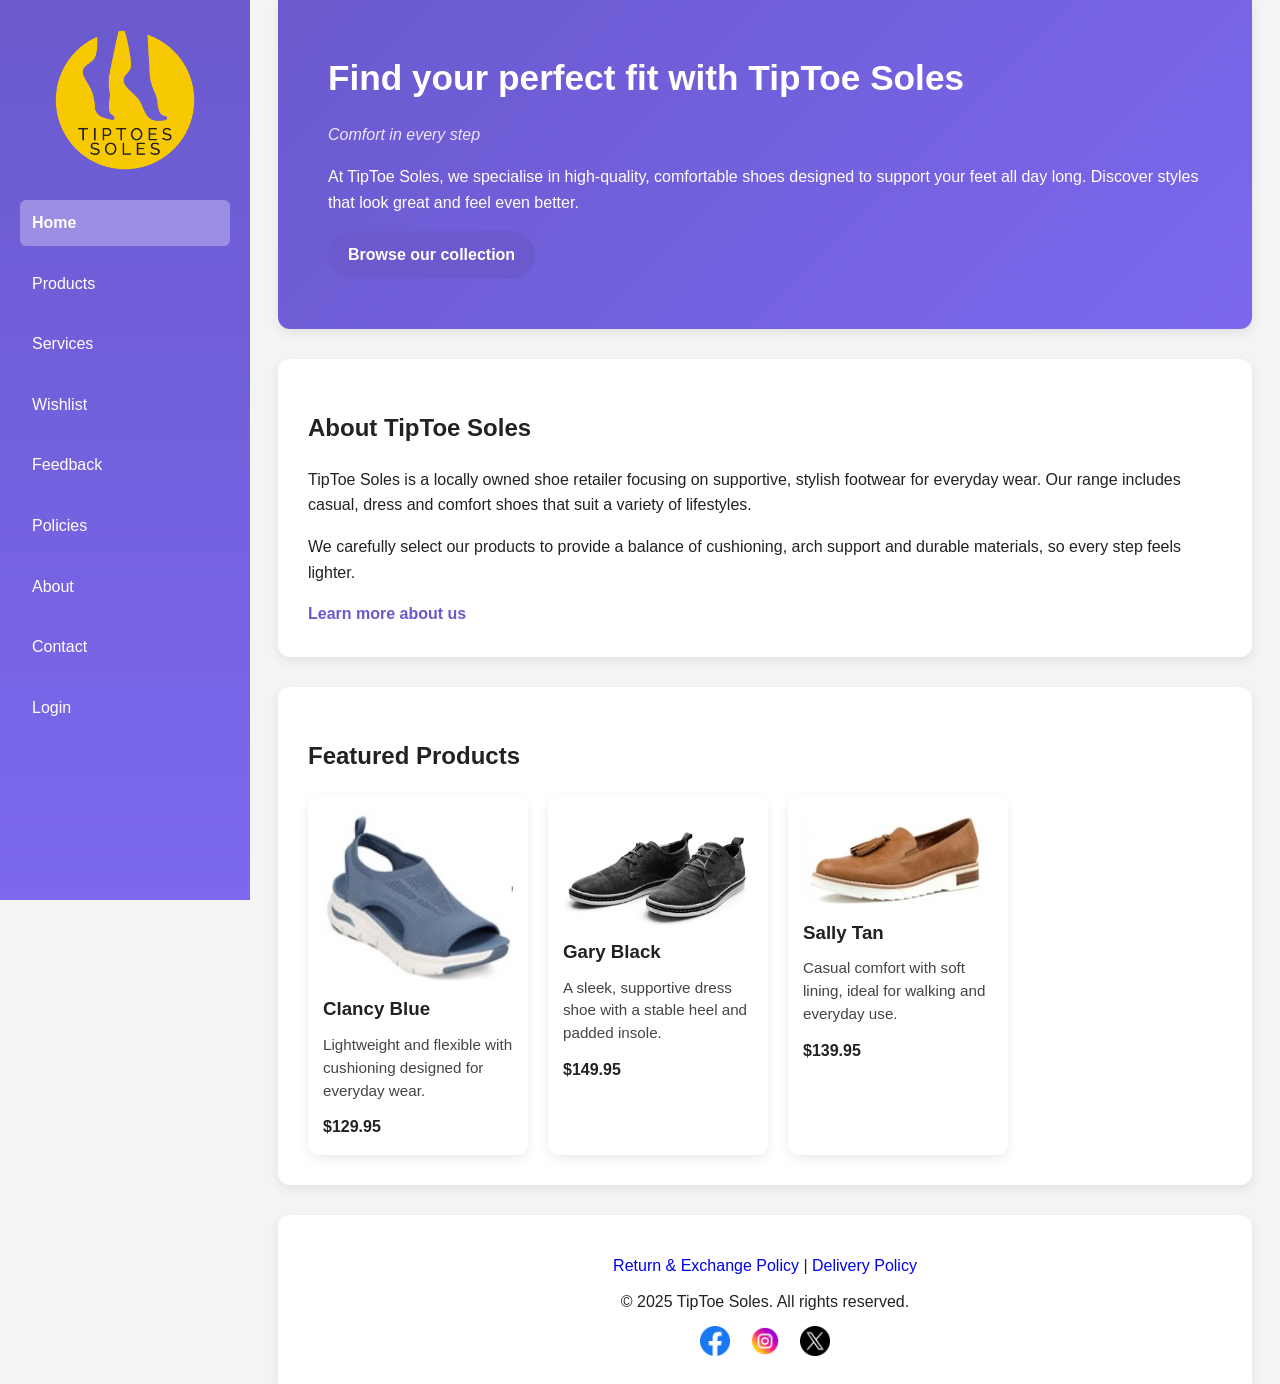
<file: index.html>
<!DOCTYPE html>
<html lang="en">
<head>
  <meta charset="UTF-8">
  <meta name="viewport" content="width=device-width, initial-scale=1.0">
  <title>Home | TipToe Soles</title>
  <link rel="stylesheet" href="css/style.css">
</head>

<body>

<div class="layout">

  <!-- SIDEBAR -->
  <aside class="sidebar">
    <a href="index.html">
      <img src="images/tiptoesoles_logo_colour.png" alt="TipToe Soles Logo" class="logo">
    </a>

    <nav>
      <ul class="nav-list">
        <li><a href="index.html" class="nav-link active">Home</a></li>
        <li><a href="products.html" class="nav-link">Products</a></li>
        <li><a href="services.html" class="nav-link">Services</a></li>
        <li><a href="wishlist.html" class="nav-link">Wishlist</a></li>
        <li><a href="feedback.html" class="nav-link">Feedback</a></li>
        <li><a href="policies.html" class="nav-link">Policies</a></li>
        <li><a href="about.html" class="nav-link">About</a></li>
        <li><a href="contact.html" class="nav-link">Contact</a></li>
        <li><a href="login.html" class="nav-link">Login</a></li>
      </ul>
    </nav>
  </aside>

  <!-- MAIN CONTENT -->
  <div class="main-content">

    <!-- HERO -->
    <section class="hero-section">
      <div class="content-wrapper">
        <h1>Find your perfect fit with TipToe Soles</h1>
        <p class="hero-subtitle">Comfort in every step</p>
        <p>
          At TipToe Soles, we specialise in high-quality, comfortable shoes designed
          to support your feet all day long. Discover styles that look great and feel even better.
        </p>
        <a href="products.html" class="btn-primary">Browse our collection</a>
      </div>
    </section>

    <!-- ABOUT -->
    <section class="page-section">
      <div class="content-wrapper">
        <h2>About TipToe Soles</h2>
        <p>
          TipToe Soles is a locally owned shoe retailer focusing on supportive,
          stylish footwear for everyday wear. Our range includes casual, dress and
          comfort shoes that suit a variety of lifestyles.
        </p>
        <p>
          We carefully select our products to provide a balance of cushioning,
          arch support and durable materials, so every step feels lighter.
        </p>
        <a href="about.html">Learn more about us</a>
      </div>
    </section>

    <!-- PRODUCTS -->
    <section class="page-section">
      <div class="content-wrapper">
        <h2>Featured Products</h2>

        <div class="product-grid">

          <article class="product-card">
            <img src="images/clancyblue.jpg" alt="Clancy Blue shoe">
            <h3>Clancy Blue</h3>
            <p class="product-description">
              Lightweight and flexible with cushioning designed for everyday wear.
            </p>
            <p class="product-price">$129.95</p>
          </article>

          <article class="product-card">
            <img src="images/garyblack.jpg" alt="Gary Black shoe">
            <h3>Gary Black</h3>
            <p class="product-description">
              A sleek, supportive dress shoe with a stable heel and padded insole.
            </p>
            <p class="product-price">$149.95</p>
          </article>

          <article class="product-card">
            <img src="images/sallytan.jpg" alt="Sally Tan shoe">
            <h3>Sally Tan</h3>
            <p class="product-description">
              Casual comfort with soft lining, ideal for walking and everyday use.
            </p>
            <p class="product-price">$139.95</p>
          </article>

        </div>
      </div>
    </section>

    <!-- FOOTER -->
    <footer>
      <div class="footer-container">

        <p class="footer-links">
          <a href="policies.html#returns">Return & Exchange Policy</a> |
          <a href="policies.html#delivery">Delivery Policy</a>
        </p>

        <p>&copy; 2025 TipToe Soles. All rights reserved.</p>

        <div class="footer-icons">
          <a href="#"><img src="images/facebook-icon.png" alt="Facebook"></a>
          <a href="#"><img src="images/instagram-icon.png" alt="Instagram"></a>
          <a href="#"><img src="images/xtwitter-icon.png" alt="X"></a>
        </div>

      </div>
    </footer>

  </div>
</div>

</body>
</html>
</file>
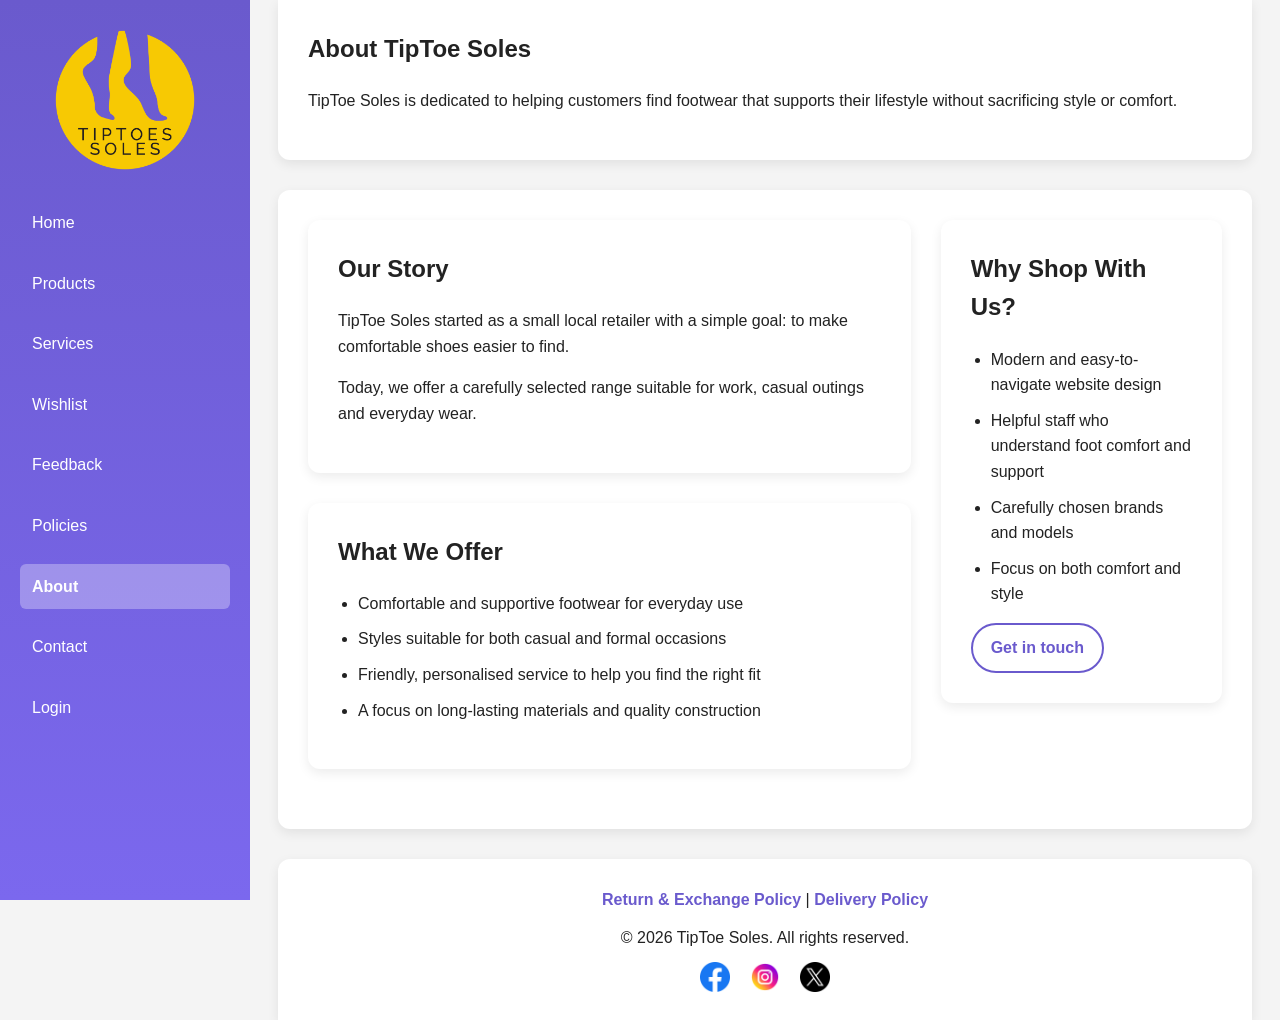
<file: about.html>
<!DOCTYPE html>
<html lang="en">
<head>
  <meta charset="UTF-8">
  <meta name="viewport" content="width=device-width, initial-scale=1.0">
  <title>About | TipToe Soles</title>
  <link rel="stylesheet" href="css/style.css">
</head>

<body>
  <div class="layout">

    <aside class="sidebar">
      <a href="index.html">
        <img src="images/tiptoesoles_logo_colour.png" alt="TipToe Soles Logo" class="logo">
      </a>

      <nav aria-label="Main navigation">
        <ul class="nav-list">
          <li><a href="index.html" class="nav-link">Home</a></li>
          <li><a href="products.html" class="nav-link">Products</a></li>
          <li><a href="services.html" class="nav-link">Services</a></li>
          <li><a href="wishlist.html" class="nav-link">Wishlist</a></li>
          <li><a href="feedback.html" class="nav-link">Feedback</a></li>
          <li><a href="policies.html" class="nav-link">Policies</a></li>
          <li><a href="about.html" class="nav-link active">About</a></li>
          <li><a href="contact.html" class="nav-link">Contact</a></li>
          <li><a href="login.html" class="nav-link">Login</a></li>
        </ul>
      </nav>
    </aside>

    <div class="main-content">
      <main>
        <section class="page-heading">
          <div class="content-wrapper">
            <h1>About TipToe Soles</h1>
            <p>
              TipToe Soles is dedicated to helping customers find footwear that supports their lifestyle without sacrificing style or comfort.
            </p>
          </div>
        </section>

        <section class="page-section">
          <div class="content-wrapper about-layout">

            <div class="about-text">
              <div class="info-card">
                <h2>Our Story</h2>
                <p>
                  TipToe Soles started as a small local retailer with a simple goal:
                  to make comfortable shoes easier to find.
                </p>
                <p>
                  Today, we offer a carefully selected range suitable for work,
                  casual outings and everyday wear.
                </p>
              </div>

              <div class="info-card">
                <h2>What We Offer</h2>
                <ul class="about-list">
                  <li>Comfortable and supportive footwear for everyday use</li>
                  <li>Styles suitable for both casual and formal occasions</li>
                  <li>Friendly, personalised service to help you find the right fit</li>
                  <li>A focus on long-lasting materials and quality construction</li>
                </ul>
              </div>
            </div>

            <aside class="about-aside">
              <div class="info-card">
                <h2>Why Shop With Us?</h2>
                <ul class="about-list">
                  <li>Modern and easy-to-navigate website design</li>
                  <li>Helpful staff who understand foot comfort and support</li>
                  <li>Carefully chosen brands and models</li>
                  <li>Focus on both comfort and style</li>
                </ul>
                <a href="contact.html" class="btn-secondary">Get in touch</a>
              </div>
            </aside>

          </div>
        </section>
      </main>

      <footer>
        <div class="footer-container">
          <div class="footer-policy-links">
            <a href="policies.html#returns">Return &amp; Exchange Policy</a> |
            <a href="policies.html#delivery">Delivery Policy</a>
          </div>

          <p>&copy; 2026 TipToe Soles. All rights reserved.</p>

          <div class="footer-links">
            <a href="https://www.facebook.com" target="_blank" rel="noopener noreferrer">
              <img src="images/facebook-icon.png" alt="Facebook" class="social-icon">
            </a>
            <a href="https://www.instagram.com" target="_blank" rel="noopener noreferrer">
              <img src="images/instagram-icon.png" alt="Instagram" class="social-icon">
            </a>
            <a href="https://www.twitter.com" target="_blank" rel="noopener noreferrer">
              <img src="images/xtwitter-icon.png" alt="Twitter / X" class="social-icon">
            </a>
          </div>
        </div>
      </footer>
    </div>

  </div>
</body>
</html>
</file>
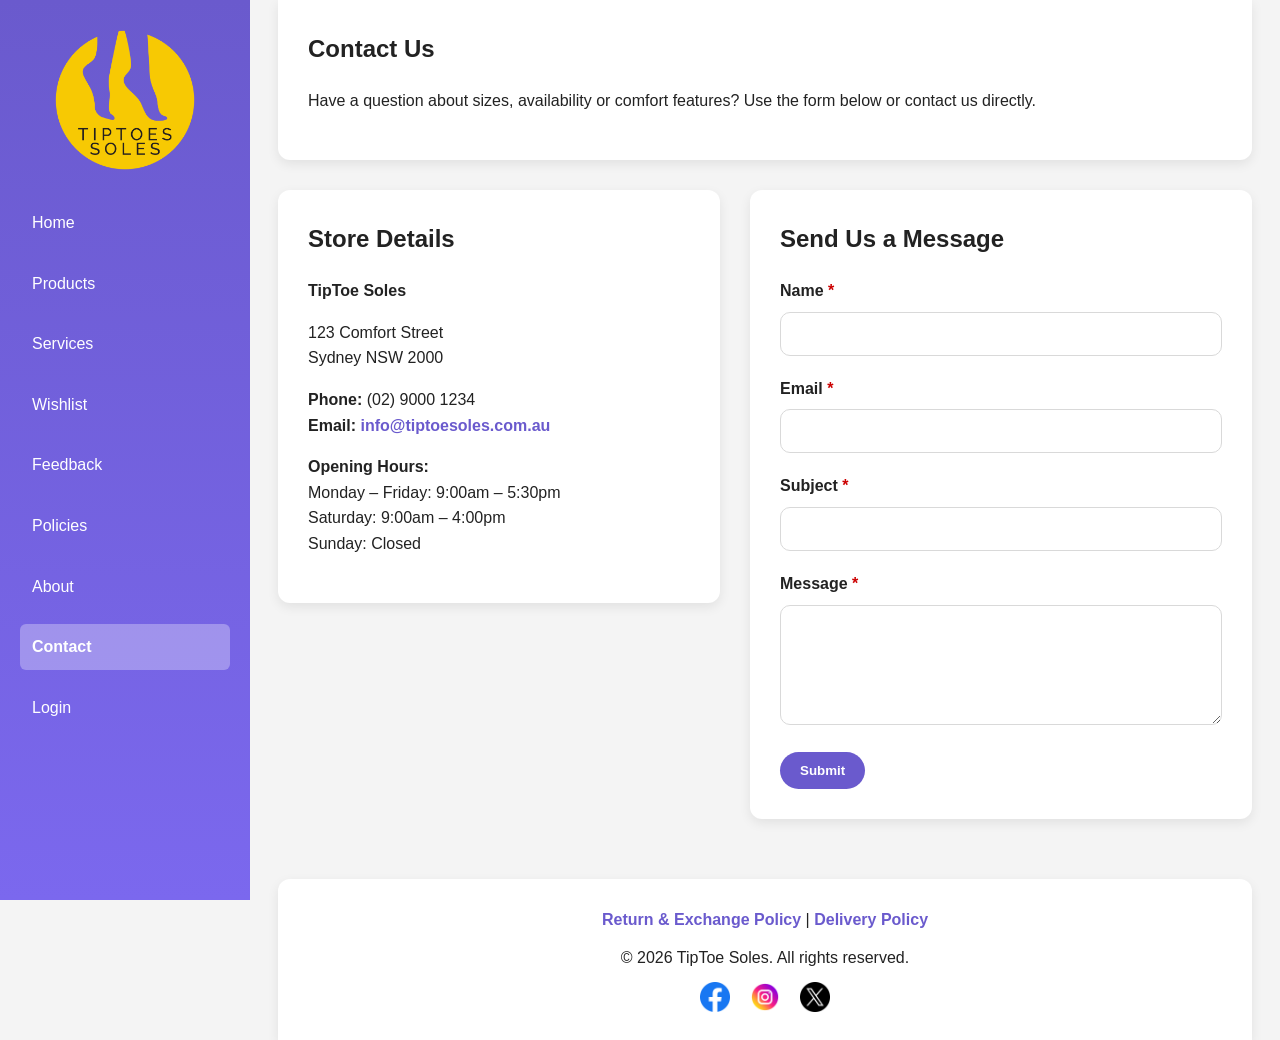
<file: contact.html>
<!DOCTYPE html>
<html lang="en">
<head>
  <meta charset="UTF-8">
  <meta name="viewport" content="width=device-width, initial-scale=1.0">
  <title>Contact | TipToe Soles</title>
  <link rel="stylesheet" href="css/style.css">
</head>

<body>
  <div class="layout">

    <aside class="sidebar">
      <a href="index.html">
        <img src="images/tiptoesoles_logo_colour.png" alt="TipToe Soles Logo" class="logo">
      </a>

      <nav aria-label="Main navigation">
        <ul class="nav-list">
          <li><a href="index.html" class="nav-link">Home</a></li>
          <li><a href="products.html" class="nav-link">Products</a></li>
          <li><a href="services.html" class="nav-link">Services</a></li>
          <li><a href="wishlist.html" class="nav-link">Wishlist</a></li>
          <li><a href="feedback.html" class="nav-link">Feedback</a></li>
          <li><a href="policies.html" class="nav-link">Policies</a></li>
          <li><a href="about.html" class="nav-link">About</a></li>
          <li><a href="contact.html" class="nav-link active">Contact</a></li>
          <li><a href="login.html" class="nav-link">Login</a></li>
        </ul>
      </nav>
    </aside>

    <div class="main-content">
      <main>
        <section class="page-heading">
          <div class="content-wrapper">
            <h1>Contact Us</h1>
            <p>
              Have a question about sizes, availability or comfort features? Use the form below or contact us directly.
            </p>
          </div>
        </section>

        <section class="contact-section">
          <div class="content-wrapper contact-layout">

            <div class="contact-details">
              <h2>Store Details</h2>
              <p><strong>TipToe Soles</strong></p>
              <p>
                123 Comfort Street<br>
                Sydney NSW 2000
              </p>
              <p>
                <strong>Phone:</strong> (02) 9000 1234<br>
                <strong>Email:</strong>
                <a href="mailto:info@tiptoesoles.com.au" class="text-link">info@tiptoesoles.com.au</a>
              </p>
              <p>
                <strong>Opening Hours:</strong><br>
                Monday – Friday: 9:00am – 5:30pm<br>
                Saturday: 9:00am – 4:00pm<br>
                Sunday: Closed
              </p>
            </div>

            <div class="contact-form-wrapper">
              <h2>Send Us a Message</h2>

              <form class="contact-form" action="#" method="post">
                <div class="form-group">
                  <label for="name">Name <span class="required">*</span></label>
                  <input type="text" id="name" name="name" required>
                </div>

                <div class="form-group">
                  <label for="email">Email <span class="required">*</span></label>
                  <input type="email" id="email" name="email" required>
                </div>

                <div class="form-group">
                  <label for="subject">Subject <span class="required">*</span></label>
                  <input type="text" id="subject" name="subject" required>
                </div>

                <div class="form-group">
                  <label for="message">Message <span class="required">*</span></label>
                  <textarea id="message" name="message" rows="5" required></textarea>
                </div>

                <button type="submit" class="btn-primary">Submit</button>
              </form>
            </div>

          </div>
        </section>
      </main>

      <footer>
        <div class="footer-container">
          <div class="footer-policy-links">
            <a href="policies.html#returns">Return &amp; Exchange Policy</a> |
            <a href="policies.html#delivery">Delivery Policy</a>
          </div>

          <p>&copy; 2026 TipToe Soles. All rights reserved.</p>

          <div class="footer-links">
            <a href="https://www.facebook.com" target="_blank" rel="noopener noreferrer">
              <img src="images/facebook-icon.png" alt="Facebook" class="social-icon">
            </a>
            <a href="https://www.instagram.com" target="_blank" rel="noopener noreferrer">
              <img src="images/instagram-icon.png" alt="Instagram" class="social-icon">
            </a>
            <a href="https://www.twitter.com" target="_blank" rel="noopener noreferrer">
              <img src="images/xtwitter-icon.png" alt="Twitter / X" class="social-icon">
            </a>
          </div>
        </div>
      </footer>
    </div>

  </div>
</body>
</html>
</file>
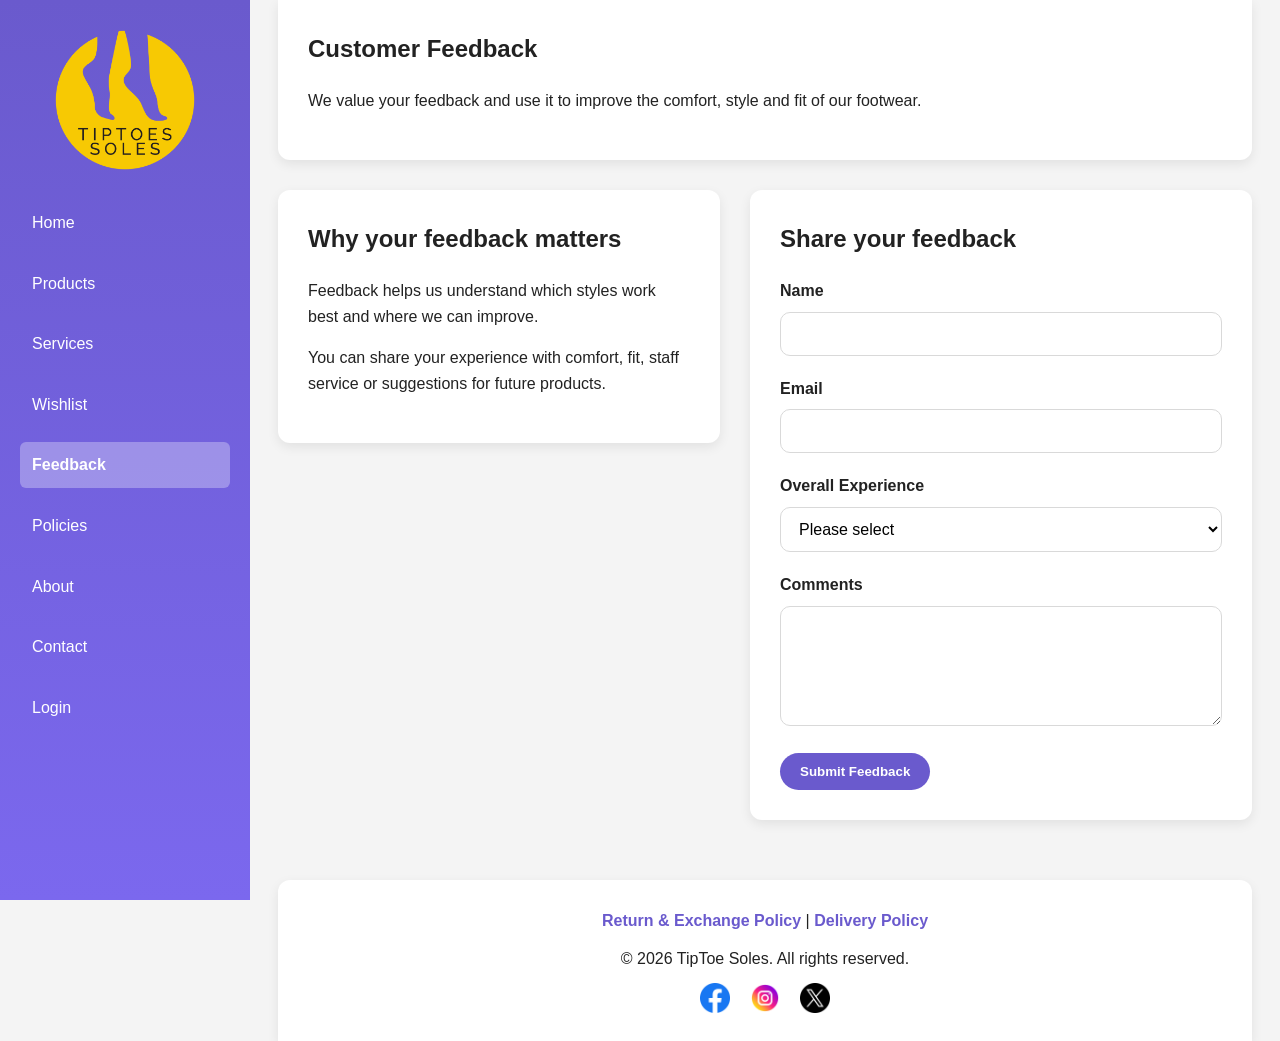
<file: feedback.html>
<!DOCTYPE html>
<html lang="en">
<head>
  <meta charset="UTF-8">
  <meta name="viewport" content="width=device-width, initial-scale=1.0">
  <title>Feedback | TipToe Soles</title>
  <link rel="stylesheet" href="css/style.css">
</head>

<body>
  <div class="layout">

    <aside class="sidebar">
      <a href="index.html">
        <img src="images/tiptoesoles_logo_colour.png" alt="TipToe Soles Logo" class="logo">
      </a>

      <nav aria-label="Main navigation">
        <ul class="nav-list">
          <li><a href="index.html" class="nav-link">Home</a></li>
          <li><a href="products.html" class="nav-link">Products</a></li>
          <li><a href="services.html" class="nav-link">Services</a></li>
          <li><a href="wishlist.html" class="nav-link">Wishlist</a></li>
          <li><a href="feedback.html" class="nav-link active">Feedback</a></li>
          <li><a href="policies.html" class="nav-link">Policies</a></li>
          <li><a href="about.html" class="nav-link">About</a></li>
          <li><a href="contact.html" class="nav-link">Contact</a></li>
          <li><a href="login.html" class="nav-link">Login</a></li>
        </ul>
      </nav>
    </aside>

    <div class="main-content">
      <main>
        <section class="page-heading">
          <div class="content-wrapper">
            <h1>Customer Feedback</h1>
            <p>
              We value your feedback and use it to improve the comfort, style and fit of our footwear.
            </p>
          </div>
        </section>

        <section class="contact-section">
          <div class="content-wrapper contact-layout">

            <div class="contact-details">
              <h2>Why your feedback matters</h2>
              <p>
                Feedback helps us understand which styles work best and where we can improve.
              </p>
              <p>
                You can share your experience with comfort, fit, staff service or suggestions for future products.
              </p>
            </div>

            <div class="contact-form-wrapper">
              <h2>Share your feedback</h2>

              <form class="contact-form" action="#" method="post">
                <div class="form-group">
                  <label for="fb-name">Name</label>
                  <input type="text" id="fb-name" name="name">
                </div>

                <div class="form-group">
                  <label for="fb-email">Email</label>
                  <input type="email" id="fb-email" name="email">
                </div>

                <div class="form-group">
                  <label for="fb-rating">Overall Experience</label>
                  <select id="fb-rating" name="rating">
                    <option value="">Please select</option>
                    <option value="excellent">Excellent</option>
                    <option value="good">Good</option>
                    <option value="average">Average</option>
                    <option value="poor">Poor</option>
                  </select>
                </div>

                <div class="form-group">
                  <label for="fb-message">Comments</label>
                  <textarea id="fb-message" name="message" rows="5"></textarea>
                </div>

                <button type="submit" class="btn-primary">Submit Feedback</button>
              </form>
            </div>

          </div>
        </section>
      </main>

      <footer>
        <div class="footer-container">
          <div class="footer-policy-links">
            <a href="policies.html#returns">Return &amp; Exchange Policy</a> |
            <a href="policies.html#delivery">Delivery Policy</a>
          </div>

          <p>&copy; 2026 TipToe Soles. All rights reserved.</p>

          <div class="footer-links">
            <a href="https://www.facebook.com" target="_blank" rel="noopener noreferrer">
              <img src="images/facebook-icon.png" alt="Facebook" class="social-icon">
            </a>
            <a href="https://www.instagram.com" target="_blank" rel="noopener noreferrer">
              <img src="images/instagram-icon.png" alt="Instagram" class="social-icon">
            </a>
            <a href="https://www.twitter.com" target="_blank" rel="noopener noreferrer">
              <img src="images/xtwitter-icon.png" alt="Twitter / X" class="social-icon">
            </a>
          </div>
        </div>
      </footer>
    </div>

  </div>
</body>
</html>
</file>
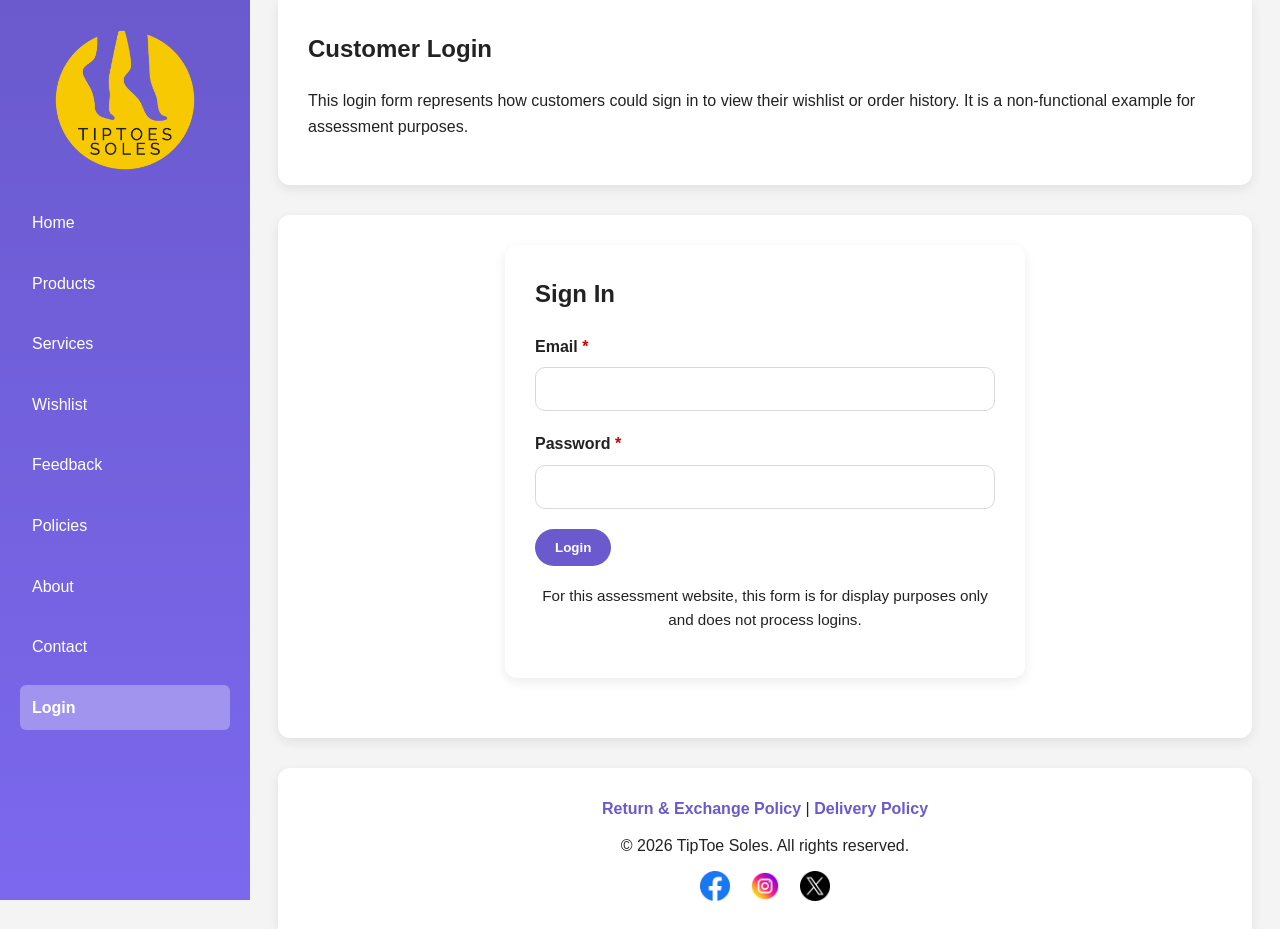
<file: login.html>
<!DOCTYPE html>
<html lang="en">
<head>
  <meta charset="UTF-8">
  <meta name="viewport" content="width=device-width, initial-scale=1.0">
  <title>Login | TipToe Soles</title>
  <link rel="stylesheet" href="css/style.css">
</head>

<body>
  <div class="layout">

    <aside class="sidebar">
      <a href="index.html">
        <img src="images/tiptoesoles_logo_colour.png" alt="TipToe Soles Logo" class="logo">
      </a>

      <nav aria-label="Main navigation">
        <ul class="nav-list">
          <li><a href="index.html" class="nav-link">Home</a></li>
          <li><a href="products.html" class="nav-link">Products</a></li>
          <li><a href="services.html" class="nav-link">Services</a></li>
          <li><a href="wishlist.html" class="nav-link">Wishlist</a></li>
          <li><a href="feedback.html" class="nav-link">Feedback</a></li>
          <li><a href="policies.html" class="nav-link">Policies</a></li>
          <li><a href="about.html" class="nav-link">About</a></li>
          <li><a href="contact.html" class="nav-link">Contact</a></li>
          <li><a href="login.html" class="nav-link active">Login</a></li>
        </ul>
      </nav>
    </aside>

    <div class="main-content">
      <main>
        <section class="page-heading">
          <div class="content-wrapper">
            <h1>Customer Login</h1>
            <p>
              This login form represents how customers could sign in to view their wishlist or order history. It is a non-functional example for assessment purposes.
            </p>
          </div>
        </section>

        <section class="page-section">
          <div class="content-wrapper login-layout">
            <div class="login-card">
              <h2>Sign In</h2>

              <form class="contact-form" action="#" method="post">
                <div class="form-group">
                  <label for="login-email">Email <span class="required">*</span></label>
                  <input type="email" id="login-email" name="email" required>
                </div>

                <div class="form-group">
                  <label for="login-password">Password <span class="required">*</span></label>
                  <input type="password" id="login-password" name="password" required>
                </div>

                <button type="submit" class="btn-primary">Login</button>

                <p class="login-note">
                  For this assessment website, this form is for display purposes only and does not process logins.
                </p>
              </form>
            </div>
          </div>
        </section>
      </main>

      <footer>
        <div class="footer-container">
          <div class="footer-policy-links">
            <a href="policies.html#returns">Return &amp; Exchange Policy</a> |
            <a href="policies.html#delivery">Delivery Policy</a>
          </div>

          <p>&copy; 2026 TipToe Soles. All rights reserved.</p>

          <div class="footer-links">
            <a href="https://www.facebook.com" target="_blank" rel="noopener noreferrer">
              <img src="images/facebook-icon.png" alt="Facebook" class="social-icon">
            </a>
            <a href="https://www.instagram.com" target="_blank" rel="noopener noreferrer">
              <img src="images/instagram-icon.png" alt="Instagram" class="social-icon">
            </a>
            <a href="https://www.twitter.com" target="_blank" rel="noopener noreferrer">
              <img src="images/xtwitter-icon.png" alt="Twitter / X" class="social-icon">
            </a>
          </div>
        </div>
      </footer>
    </div>

  </div>
</body>
</html>
</file>
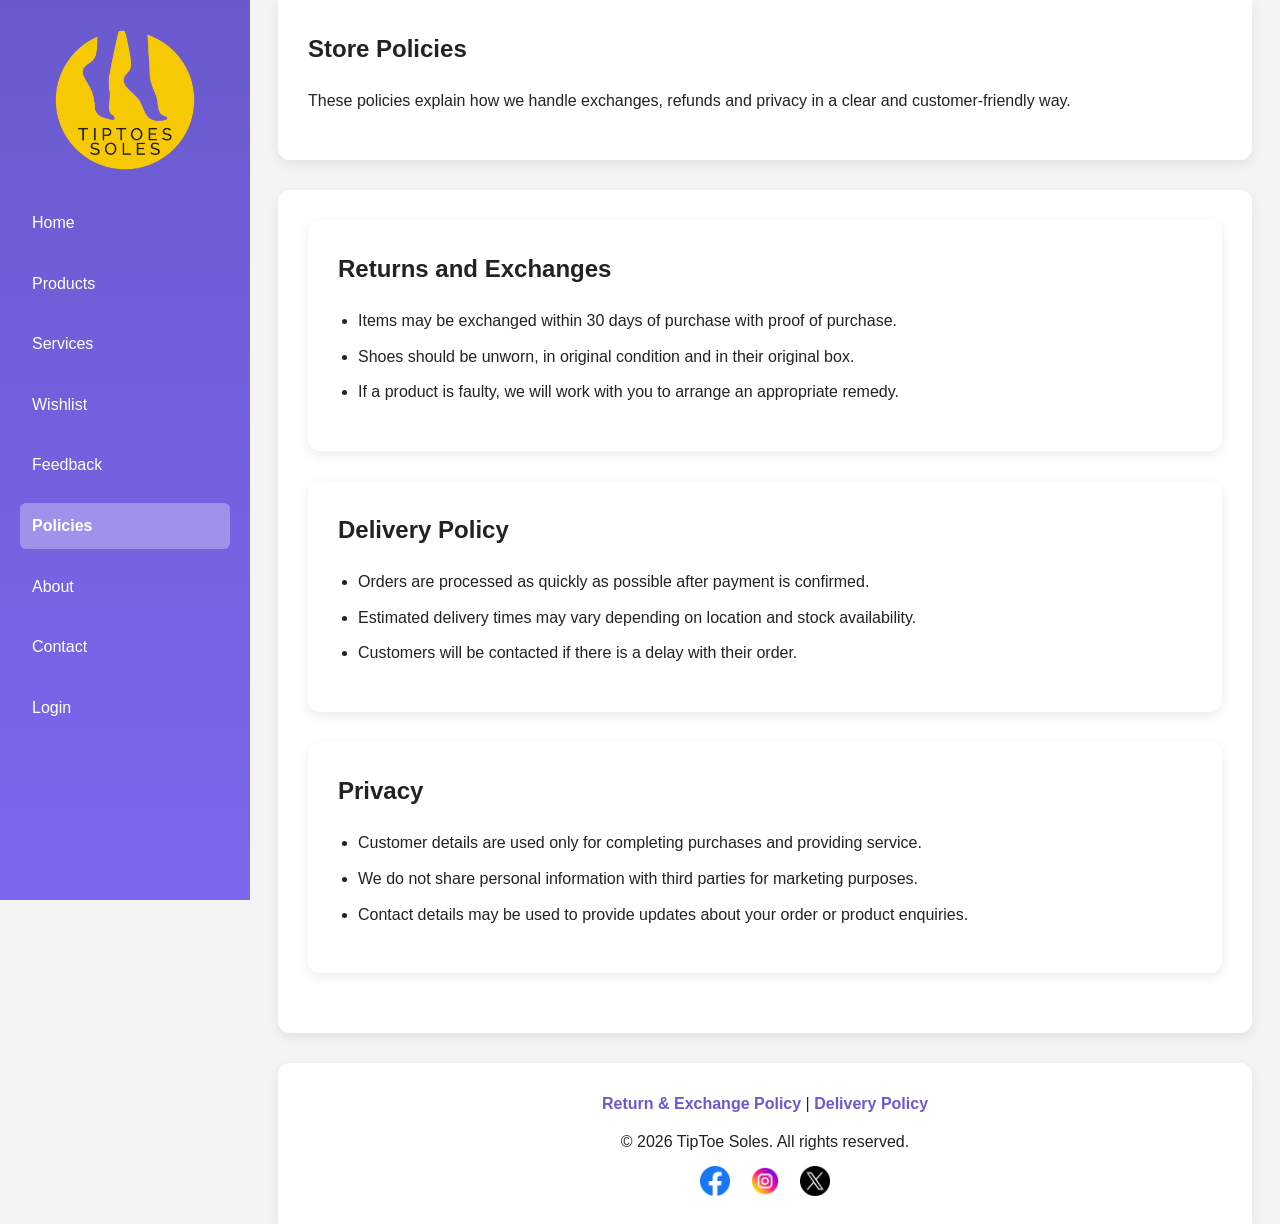
<file: policies.html>
<!DOCTYPE html>
<html lang="en">
<head>
  <meta charset="UTF-8">
  <meta name="viewport" content="width=device-width, initial-scale=1.0">
  <title>Policies | TipToe Soles</title>
  <link rel="stylesheet" href="css/style.css">
</head>

<body>
  <div class="layout">

    <aside class="sidebar">
      <a href="index.html">
        <img src="images/tiptoesoles_logo_colour.png" alt="TipToe Soles Logo" class="logo">
      </a>

      <nav aria-label="Main navigation">
        <ul class="nav-list">
          <li><a href="index.html" class="nav-link">Home</a></li>
          <li><a href="products.html" class="nav-link">Products</a></li>
          <li><a href="services.html" class="nav-link">Services</a></li>
          <li><a href="wishlist.html" class="nav-link">Wishlist</a></li>
          <li><a href="feedback.html" class="nav-link">Feedback</a></li>
          <li><a href="policies.html" class="nav-link active">Policies</a></li>
          <li><a href="about.html" class="nav-link">About</a></li>
          <li><a href="contact.html" class="nav-link">Contact</a></li>
          <li><a href="login.html" class="nav-link">Login</a></li>
        </ul>
      </nav>
    </aside>

    <div class="main-content">
      <main>
        <section class="page-heading">
          <div class="content-wrapper">
            <h1>Store Policies</h1>
            <p>
              These policies explain how we handle exchanges, refunds and privacy in a clear and customer-friendly way.
            </p>
          </div>
        </section>

        <section class="page-section">
          <div class="content-wrapper">

            <div class="info-card" id="returns">
              <h2>Returns and Exchanges</h2>
              <ul class="about-list">
                <li>Items may be exchanged within 30 days of purchase with proof of purchase.</li>
                <li>Shoes should be unworn, in original condition and in their original box.</li>
                <li>If a product is faulty, we will work with you to arrange an appropriate remedy.</li>
              </ul>
            </div>

            <div class="info-card" id="delivery">
              <h2>Delivery Policy</h2>
              <ul class="about-list">
                <li>Orders are processed as quickly as possible after payment is confirmed.</li>
                <li>Estimated delivery times may vary depending on location and stock availability.</li>
                <li>Customers will be contacted if there is a delay with their order.</li>
              </ul>
            </div>

            <div class="info-card" id="privacy">
              <h2>Privacy</h2>
              <ul class="about-list">
                <li>Customer details are used only for completing purchases and providing service.</li>
                <li>We do not share personal information with third parties for marketing purposes.</li>
                <li>Contact details may be used to provide updates about your order or product enquiries.</li>
              </ul>
            </div>

          </div>
        </section>
      </main>

      <footer>
        <div class="footer-container">
          <div class="footer-policy-links">
            <a href="policies.html#returns">Return &amp; Exchange Policy</a> |
            <a href="policies.html#delivery">Delivery Policy</a>
          </div>

          <p>&copy; 2026 TipToe Soles. All rights reserved.</p>

          <div class="footer-links">
            <a href="https://www.facebook.com" target="_blank" rel="noopener noreferrer">
              <img src="images/facebook-icon.png" alt="Facebook" class="social-icon">
            </a>
            <a href="https://www.instagram.com" target="_blank" rel="noopener noreferrer">
              <img src="images/instagram-icon.png" alt="Instagram" class="social-icon">
            </a>
            <a href="https://www.twitter.com" target="_blank" rel="noopener noreferrer">
              <img src="images/xtwitter-icon.png" alt="Twitter / X" class="social-icon">
            </a>
          </div>
        </div>
      </footer>
    </div>

  </div>
</body>
</html>
</file>
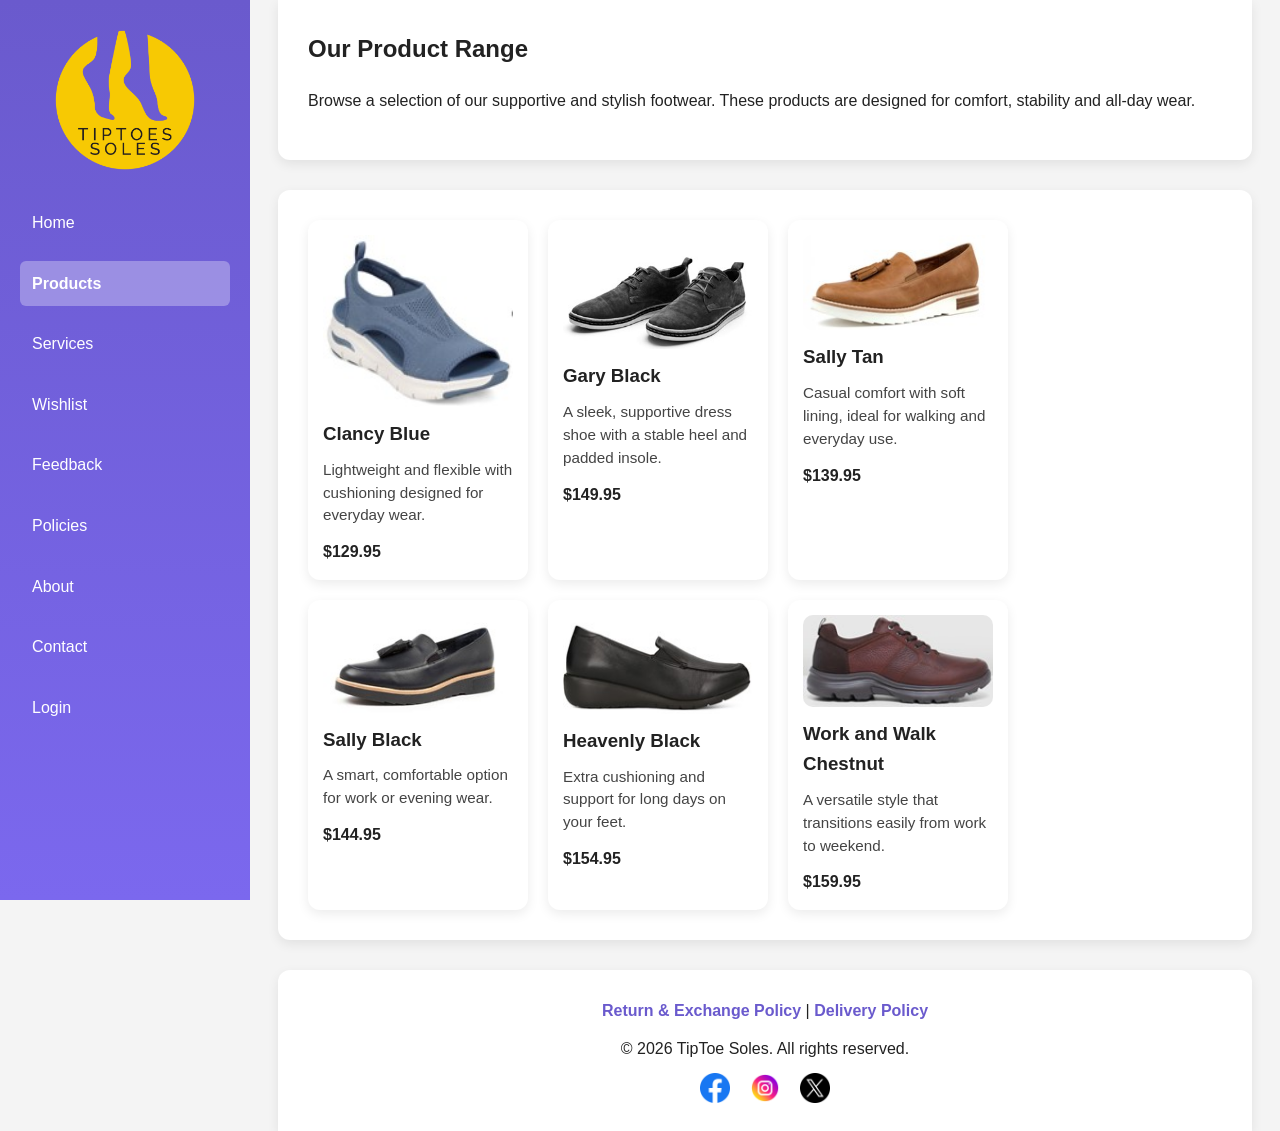
<file: products.html>
<!DOCTYPE html>
<html lang="en">
<head>
  <meta charset="UTF-8">
  <meta name="viewport" content="width=device-width, initial-scale=1.0">
  <title>Products | TipToe Soles</title>
  <link rel="stylesheet" href="css/style.css">
</head>

<body>
  <div class="layout">

    <aside class="sidebar">
      <a href="index.html">
        <img src="images/tiptoesoles_logo_colour.png" alt="TipToe Soles Logo" class="logo">
      </a>

      <nav aria-label="Main navigation">
        <ul class="nav-list">
          <li><a href="index.html" class="nav-link">Home</a></li>
          <li><a href="products.html" class="nav-link active">Products</a></li>
          <li><a href="services.html" class="nav-link">Services</a></li>
          <li><a href="wishlist.html" class="nav-link">Wishlist</a></li>
          <li><a href="feedback.html" class="nav-link">Feedback</a></li>
          <li><a href="policies.html" class="nav-link">Policies</a></li>
          <li><a href="about.html" class="nav-link">About</a></li>
          <li><a href="contact.html" class="nav-link">Contact</a></li>
          <li><a href="login.html" class="nav-link">Login</a></li>
        </ul>
      </nav>
    </aside>

    <div class="main-content">
      <main>
        <section class="page-heading">
          <div class="content-wrapper">
            <h1>Our Product Range</h1>
            <p>
              Browse a selection of our supportive and stylish footwear. These products are designed for comfort, stability and all-day wear.
            </p>
          </div>
        </section>

        <section class="page-section">
          <div class="content-wrapper">
            <div class="product-grid">

              <article class="product-card">
                <img src="images/clancyblue.jpg" alt="Clancy Blue shoe">
                <h3>Clancy Blue</h3>
                <p class="product-description">
                  Lightweight and flexible with cushioning designed for everyday wear.
                </p>
                <p class="product-price">$129.95</p>
              </article>

              <article class="product-card">
                <img src="images/garyblack.jpg" alt="Gary Black shoe">
                <h3>Gary Black</h3>
                <p class="product-description">
                  A sleek, supportive dress shoe with a stable heel and padded insole.
                </p>
                <p class="product-price">$149.95</p>
              </article>

              <article class="product-card">
                <img src="images/sallytan.jpg" alt="Sally Tan shoe">
                <h3>Sally Tan</h3>
                <p class="product-description">
                  Casual comfort with soft lining, ideal for walking and everyday use.
                </p>
                <p class="product-price">$139.95</p>
              </article>

              <article class="product-card">
                <img src="images/sallyblack.jpg" alt="Sally Black shoe">
                <h3>Sally Black</h3>
                <p class="product-description">
                  A smart, comfortable option for work or evening wear.
                </p>
                <p class="product-price">$144.95</p>
              </article>

              <article class="product-card">
                <img src="images/heavenlyblack.jpg" alt="Heavenly Black shoe">
                <h3>Heavenly Black</h3>
                <p class="product-description">
                  Extra cushioning and support for long days on your feet.
                </p>
                <p class="product-price">$154.95</p>
              </article>

              <article class="product-card">
                <img src="images/work-and-walk-chestnut.jpg" alt="Work and Walk Chestnut shoe">
                <h3>Work and Walk Chestnut</h3>
                <p class="product-description">
                  A versatile style that transitions easily from work to weekend.
                </p>
                <p class="product-price">$159.95</p>
              </article>

            </div>
          </div>
        </section>
      </main>

      <footer>
        <div class="footer-container">
          <div class="footer-policy-links">
            <a href="policies.html#returns">Return &amp; Exchange Policy</a> |
            <a href="policies.html#delivery">Delivery Policy</a>
          </div>

          <p>&copy; 2026 TipToe Soles. All rights reserved.</p>

          <div class="footer-links">
            <a href="https://www.facebook.com" target="_blank" rel="noopener noreferrer">
              <img src="images/facebook-icon.png" alt="Facebook" class="social-icon">
            </a>
            <a href="https://www.instagram.com" target="_blank" rel="noopener noreferrer">
              <img src="images/instagram-icon.png" alt="Instagram" class="social-icon">
            </a>
            <a href="https://www.twitter.com" target="_blank" rel="noopener noreferrer">
              <img src="images/xtwitter-icon.png" alt="Twitter / X" class="social-icon">
            </a>
          </div>
        </div>
      </footer>
    </div>

  </div>
</body>
</html>
</file>
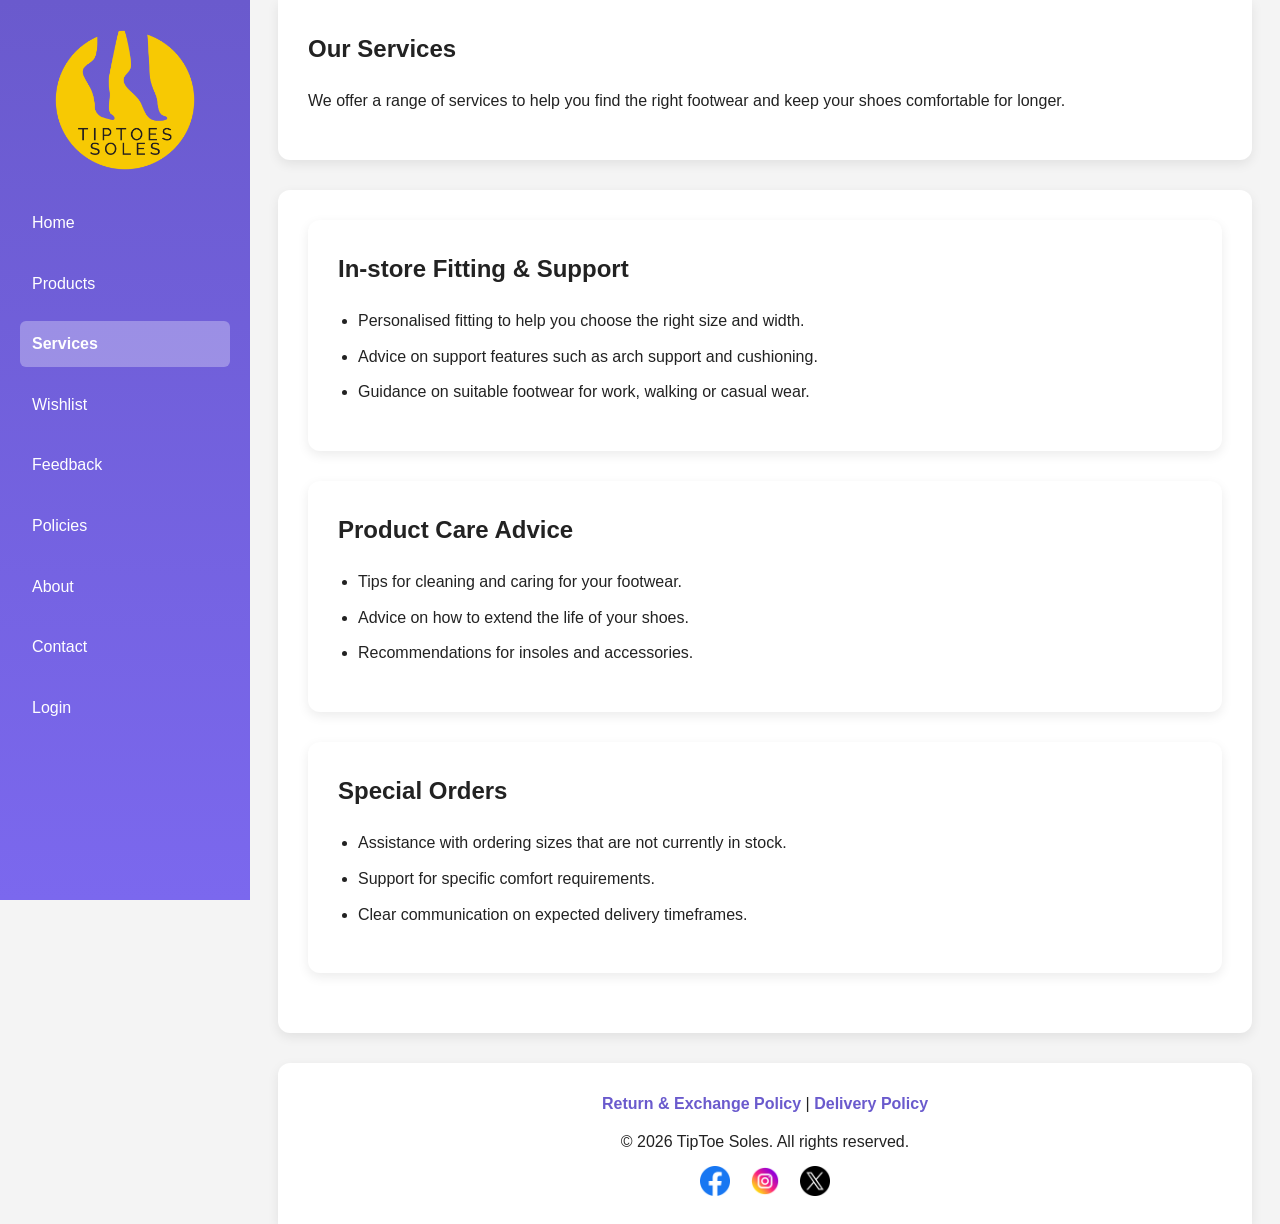
<file: services.html>
<!DOCTYPE html>
<html lang="en">
<head>
  <meta charset="UTF-8">
  <meta name="viewport" content="width=device-width, initial-scale=1.0">
  <title>Services | TipToe Soles</title>
  <link rel="stylesheet" href="css/style.css">
</head>

<body>
  <div class="layout">

    <aside class="sidebar">
      <a href="index.html">
        <img src="images/tiptoesoles_logo_colour.png" alt="TipToe Soles Logo" class="logo">
      </a>

      <nav aria-label="Main navigation">
        <ul class="nav-list">
          <li><a href="index.html" class="nav-link">Home</a></li>
          <li><a href="products.html" class="nav-link">Products</a></li>
          <li><a href="services.html" class="nav-link active">Services</a></li>
          <li><a href="wishlist.html" class="nav-link">Wishlist</a></li>
          <li><a href="feedback.html" class="nav-link">Feedback</a></li>
          <li><a href="policies.html" class="nav-link">Policies</a></li>
          <li><a href="about.html" class="nav-link">About</a></li>
          <li><a href="contact.html" class="nav-link">Contact</a></li>
          <li><a href="login.html" class="nav-link">Login</a></li>
        </ul>
      </nav>
    </aside>

    <div class="main-content">
      <main>
        <section class="page-heading">
          <div class="content-wrapper">
            <h1>Our Services</h1>
            <p>
              We offer a range of services to help you find the right footwear and keep your shoes comfortable for longer.
            </p>
          </div>
        </section>

        <section class="page-section">
          <div class="content-wrapper">

            <div class="info-card">
              <h2>In-store Fitting &amp; Support</h2>
              <ul class="about-list">
                <li>Personalised fitting to help you choose the right size and width.</li>
                <li>Advice on support features such as arch support and cushioning.</li>
                <li>Guidance on suitable footwear for work, walking or casual wear.</li>
              </ul>
            </div>

            <div class="info-card">
              <h2>Product Care Advice</h2>
              <ul class="about-list">
                <li>Tips for cleaning and caring for your footwear.</li>
                <li>Advice on how to extend the life of your shoes.</li>
                <li>Recommendations for insoles and accessories.</li>
              </ul>
            </div>

            <div class="info-card">
              <h2>Special Orders</h2>
              <ul class="about-list">
                <li>Assistance with ordering sizes that are not currently in stock.</li>
                <li>Support for specific comfort requirements.</li>
                <li>Clear communication on expected delivery timeframes.</li>
              </ul>
            </div>

          </div>
        </section>
      </main>

      <footer>
        <div class="footer-container">
          <div class="footer-policy-links">
            <a href="policies.html#returns">Return &amp; Exchange Policy</a> |
            <a href="policies.html#delivery">Delivery Policy</a>
          </div>

          <p>&copy; 2026 TipToe Soles. All rights reserved.</p>

          <div class="footer-links">
            <a href="https://www.facebook.com" target="_blank" rel="noopener noreferrer">
              <img src="images/facebook-icon.png" alt="Facebook" class="social-icon">
            </a>
            <a href="https://www.instagram.com" target="_blank" rel="noopener noreferrer">
              <img src="images/instagram-icon.png" alt="Instagram" class="social-icon">
            </a>
            <a href="https://www.twitter.com" target="_blank" rel="noopener noreferrer">
              <img src="images/xtwitter-icon.png" alt="Twitter / X" class="social-icon">
            </a>
          </div>
        </div>
      </footer>
    </div>

  </div>
</body>
</html>
</file>
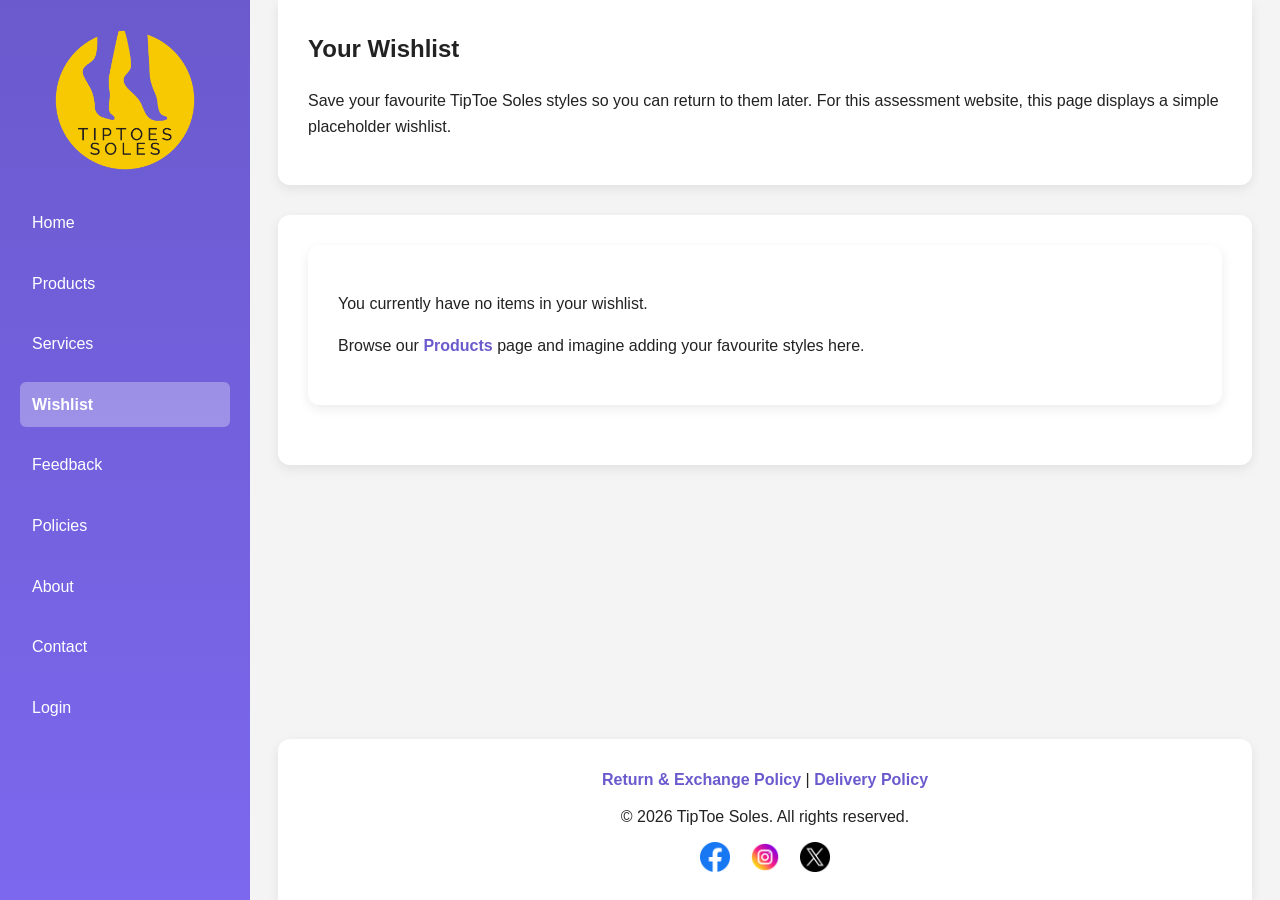
<file: wishlist.html>
<!DOCTYPE html>
<html lang="en">
<head>
  <meta charset="UTF-8">
  <meta name="viewport" content="width=device-width, initial-scale=1.0">
  <title>Wishlist | TipToe Soles</title>
  <link rel="stylesheet" href="css/style.css">
</head>

<body>
  <div class="layout">

    <aside class="sidebar">
      <a href="index.html">
        <img src="images/tiptoesoles_logo_colour.png" alt="TipToe Soles Logo" class="logo">
      </a>

      <nav aria-label="Main navigation">
        <ul class="nav-list">
          <li><a href="index.html" class="nav-link">Home</a></li>
          <li><a href="products.html" class="nav-link">Products</a></li>
          <li><a href="services.html" class="nav-link">Services</a></li>
          <li><a href="wishlist.html" class="nav-link active">Wishlist</a></li>
          <li><a href="feedback.html" class="nav-link">Feedback</a></li>
          <li><a href="policies.html" class="nav-link">Policies</a></li>
          <li><a href="about.html" class="nav-link">About</a></li>
          <li><a href="contact.html" class="nav-link">Contact</a></li>
          <li><a href="login.html" class="nav-link">Login</a></li>
        </ul>
      </nav>
    </aside>

    <div class="main-content">
      <main>
        <section class="page-heading">
          <div class="content-wrapper">
            <h1>Your Wishlist</h1>
            <p>
              Save your favourite TipToe Soles styles so you can return to them later. For this assessment website, this page displays a simple placeholder wishlist.
            </p>
          </div>
        </section>

        <section class="page-section">
          <div class="content-wrapper">
            <div class="wishlist-card">
              <p>You currently have no items in your wishlist.</p>
              <p>
                Browse our <a href="products.html" class="text-link">Products</a> page and imagine adding your favourite styles here.
              </p>
            </div>
          </div>
        </section>
      </main>

      <footer>
        <div class="footer-container">
          <div class="footer-policy-links">
            <a href="policies.html#returns">Return &amp; Exchange Policy</a> |
            <a href="policies.html#delivery">Delivery Policy</a>
          </div>

          <p>&copy; 2026 TipToe Soles. All rights reserved.</p>

          <div class="footer-links">
            <a href="https://www.facebook.com" target="_blank" rel="noopener noreferrer">
              <img src="images/facebook-icon.png" alt="Facebook" class="social-icon">
            </a>
            <a href="https://www.instagram.com" target="_blank" rel="noopener noreferrer">
              <img src="images/instagram-icon.png" alt="Instagram" class="social-icon">
            </a>
            <a href="https://www.twitter.com" target="_blank" rel="noopener noreferrer">
              <img src="images/xtwitter-icon.png" alt="Twitter / X" class="social-icon">
            </a>
          </div>
        </div>
      </footer>
    </div>

  </div>
</body>
</html>
</file>
<file: css/style.css>
/* =========================
   ROOT COLOURS
========================= */
:root {
  --sidebar-bg: linear-gradient(180deg, #6a5acd, #7b68ee);
  --main-bg: #f4f4f4;
  --card-bg: #ffffff;
  --primary: #6a5acd;
  --primary-dark: #5a4bbd;
  --text-dark: #222222;
  --border-color: #d9d9d9;
  --shadow: 0 4px 12px rgba(0, 0, 0, 0.08);
}

/* =========================
   RESET
========================= */
* {
  box-sizing: border-box;
}

html,
body {
  height: 100%;
  margin: 0;
}

body {
  font-family: Arial, sans-serif;
  background: var(--main-bg);
  color: var(--text-dark);
  line-height: 1.6;
}

/* =========================
   LAYOUT
========================= */
.layout {
  display: flex;
  min-height: 100vh;
}

/* =========================
   SIDEBAR
========================= */
.sidebar {
  width: 250px;
  min-height: 100vh;
  background: var(--sidebar-bg);
  color: white;
  padding: 30px 20px;
  position: fixed;
  top: 0;
  left: 0;
}

.sidebar > a {
  display: block;
  text-align: center;
}

.logo {
  width: 140px;
  display: block;
  margin: 0 auto 30px auto;
}

/* =========================
   NAVIGATION
========================= */
.nav-list {
  list-style: none;
  padding: 0;
  margin: 0;
}

.nav-list li {
  margin: 15px 0;
}

.nav-link {
  color: white;
  text-decoration: none;
  display: block;
  padding: 10px 12px;
  border-radius: 6px;
  transition: 0.3s;
}

.nav-link:hover {
  background: rgba(255, 255, 255, 0.2);
  padding-left: 16px;
}

.nav-link.active {
  background: rgba(255, 255, 255, 0.3);
  font-weight: bold;
}

/* =========================
   MAIN CONTENT
========================= */
.main-content {
  margin-left: 250px;
  width: calc(100% - 250px);
  min-height: 100vh;
  padding: 0 28px;
  display: flex;
  flex-direction: column;
}

main {
  flex: 1;
}

.content-wrapper {
  width: 100%;
  max-width: 1400px;
  margin: 0 auto;
}

/* =========================
   HERO
   Supports old and new class names
========================= */
.hero-banner,
.hero-section,
.hero {
  background: linear-gradient(135deg, #6a5acd, #7b68ee);
  color: white;
  padding: 50px;
  border-radius: 0 0 12px 12px;
  margin-bottom: 30px;
  box-shadow: var(--shadow);
}

.hero-banner h1,
.hero-section h1,
.hero h1,
.hero-banner h2,
.hero-section h2,
.hero h2 {
  margin-top: 0;
  margin-bottom: 10px;
  font-size: 2.2rem;
}

.hero-subtitle,
.hero h3 {
  color: #ece6ff;
  font-style: italic;
  margin-bottom: 15px;
}

.hero-text,
.hero p {
  max-width: 650px;
}

/* =========================
   BUTTONS
========================= */
.btn-primary {
  display: inline-block;
  background: var(--primary);
  color: white;
  padding: 11px 20px;
  text-decoration: none;
  border: none;
  border-radius: 999px;
  font-weight: bold;
  cursor: pointer;
  transition: 0.3s;
}

.btn-primary:hover {
  background: var(--primary-dark);
}

.btn-secondary {
  display: inline-block;
  background: transparent;
  color: var(--primary);
  padding: 10px 18px;
  text-decoration: none;
  border: 2px solid var(--primary);
  border-radius: 999px;
  font-weight: bold;
  transition: 0.3s;
}

.btn-secondary:hover {
  background: var(--primary);
  color: white;
}

/* =========================
   SECTION CARDS
   Supports old and new class names
========================= */
.home-section,
.page-heading,
.page-section,
.about-snippet,
.info-card,
.contact-details,
.contact-form-wrapper,
.login-card,
.wishlist-card,
.card {
  background: var(--card-bg);
  padding: 30px;
  border-radius: 12px;
  margin-bottom: 30px;
  box-shadow: var(--shadow);
}

/* remove top gap on inner pages */
.page-heading {
  margin-top: 0;
  border-radius: 0 0 12px 12px;
}

.page-heading h1,
.page-heading h2,
.home-section h2,
.about-snippet h2,
.info-card h2,
.contact-details h2,
.contact-form-wrapper h2,
.login-card h2,
.card h2 {
  margin-top: 0;
}

.section-intro {
  margin-bottom: 20px;
}

/* =========================
   TEXT LINKS
========================= */
.text-link,
.page-section a,
.home-section a,
.about-snippet a,
.card a {
  color: var(--primary);
  text-decoration: none;
  font-weight: bold;
}

.text-link:hover,
.page-section a:hover,
.home-section a:hover,
.about-snippet a:hover,
.card a:hover {
  text-decoration: underline;
}

/* =========================
   PRODUCT GRID / CARDS
========================= */
.product-grid {
  display: flex;
  flex-wrap: wrap;
  gap: 20px;
}

.product-card {
  background: white;
  padding: 15px;
  border-radius: 12px;
  width: 220px;
  text-align: left;
  box-shadow: var(--shadow);
  transition: transform 0.25s ease, box-shadow 0.25s ease;
}

.product-card:hover {
  transform: translateY(-6px);
  box-shadow: 0 8px 18px rgba(0, 0, 0, 0.12);
}

.product-card img,
.product-image {
  width: 100%;
  border-radius: 10px;
  display: block;
  margin-bottom: 12px;
}

.product-card h3,
.product-name {
  margin: 0 0 10px;
}

.product-description {
  font-size: 0.95rem;
  margin: 0 0 12px;
  color: #444444;
  line-height: 1.5;
}

.product-price {
  font-weight: bold;
  margin: 0;
}

/* =========================
   ABOUT PAGE LAYOUT
========================= */
.about-layout {
  display: flex;
  flex-wrap: wrap;
  gap: 30px;
  align-items: flex-start;
}

.about-text {
  flex: 2 1 600px;
}

.about-aside {
  flex: 1 1 280px;
}

.about-list {
  padding-left: 20px;
}

.about-list li {
  margin-bottom: 10px;
}

/* =========================
   CONTACT / FEEDBACK LAYOUT
========================= */
.contact-section {
  margin-bottom: 30px;
}

.contact-layout {
  display: flex;
  flex-wrap: wrap;
  gap: 30px;
  align-items: flex-start;
}

.contact-details {
  flex: 1 1 420px;
}

.contact-form-wrapper {
  flex: 1 1 480px;
}

/* =========================
   FORMS
========================= */
.form-group {
  margin-bottom: 20px;
}

.contact-form label {
  display: block;
  margin-bottom: 8px;
  font-weight: bold;
}

.contact-form input,
.contact-form textarea,
.contact-form select {
  width: 100%;
  padding: 12px 14px;
  border: 1px solid var(--border-color);
  border-radius: 10px;
  font-size: 16px;
  font-family: Arial, sans-serif;
  background: white;
}

.contact-form textarea {
  resize: vertical;
  min-height: 120px;
}

.required {
  color: #cc0000;
}

/* =========================
   LOGIN
========================= */
.login-layout {
  display: flex;
  justify-content: center;
}

.login-card {
  width: 100%;
  max-width: 520px;
}

.login-note {
  margin-top: 18px;
  text-align: center;
  font-size: 0.95rem;
}

/* =========================
   FOOTER
========================= */
footer {
  background: white;
  padding: 28px;
  border-radius: 12px 12px 0 0;
  margin-top: auto;
  box-shadow: var(--shadow);
}

.footer-container {
  max-width: 1400px;
  margin: 0 auto;
  text-align: center;
}

.footer-policy-links {
  margin-bottom: 12px;
}

.footer-policy-links a {
  text-decoration: none;
  color: var(--primary);
  font-weight: bold;
}

.footer-policy-links a:hover {
  text-decoration: underline;
}

.footer-container p {
  margin: 10px 0;
}

/* social icons wrapper */
.footer-links,
.footer-icons {
  margin-top: 12px;
}

/* if links are wrapped in <a> */
.footer-links a,
.footer-icons a {
  text-decoration: none;
}

/* IMPORTANT: keep icons small even if image tag has no class */
.footer-links img,
.footer-icons img,
.social-icon {
  width: 30px;
  height: 30px;
  object-fit: contain;
  margin: 0 8px;
  vertical-align: middle;
}

/* =========================
   RESPONSIVE
========================= */
@media (max-width: 900px) {
  .sidebar {
    display: none;
  }

  .main-content {
    margin-left: 0;
    width: 100%;
    padding: 0 20px;
  }

  .hero-banner,
  .hero-section,
  .hero {
    padding: 35px 25px;
  }

  .hero-banner h1,
  .hero-section h1,
  .hero h1,
  .hero-banner h2,
  .hero-section h2,
  .hero h2 {
    font-size: 1.8rem;
  }

  .product-grid {
    justify-content: center;
  }

  .about-layout,
  .contact-layout {
    flex-direction: column;
  }

  .contact-details,
  .contact-form-wrapper,
  .about-text,
  .about-aside {
    width: 100%;
  }
}
</file>
